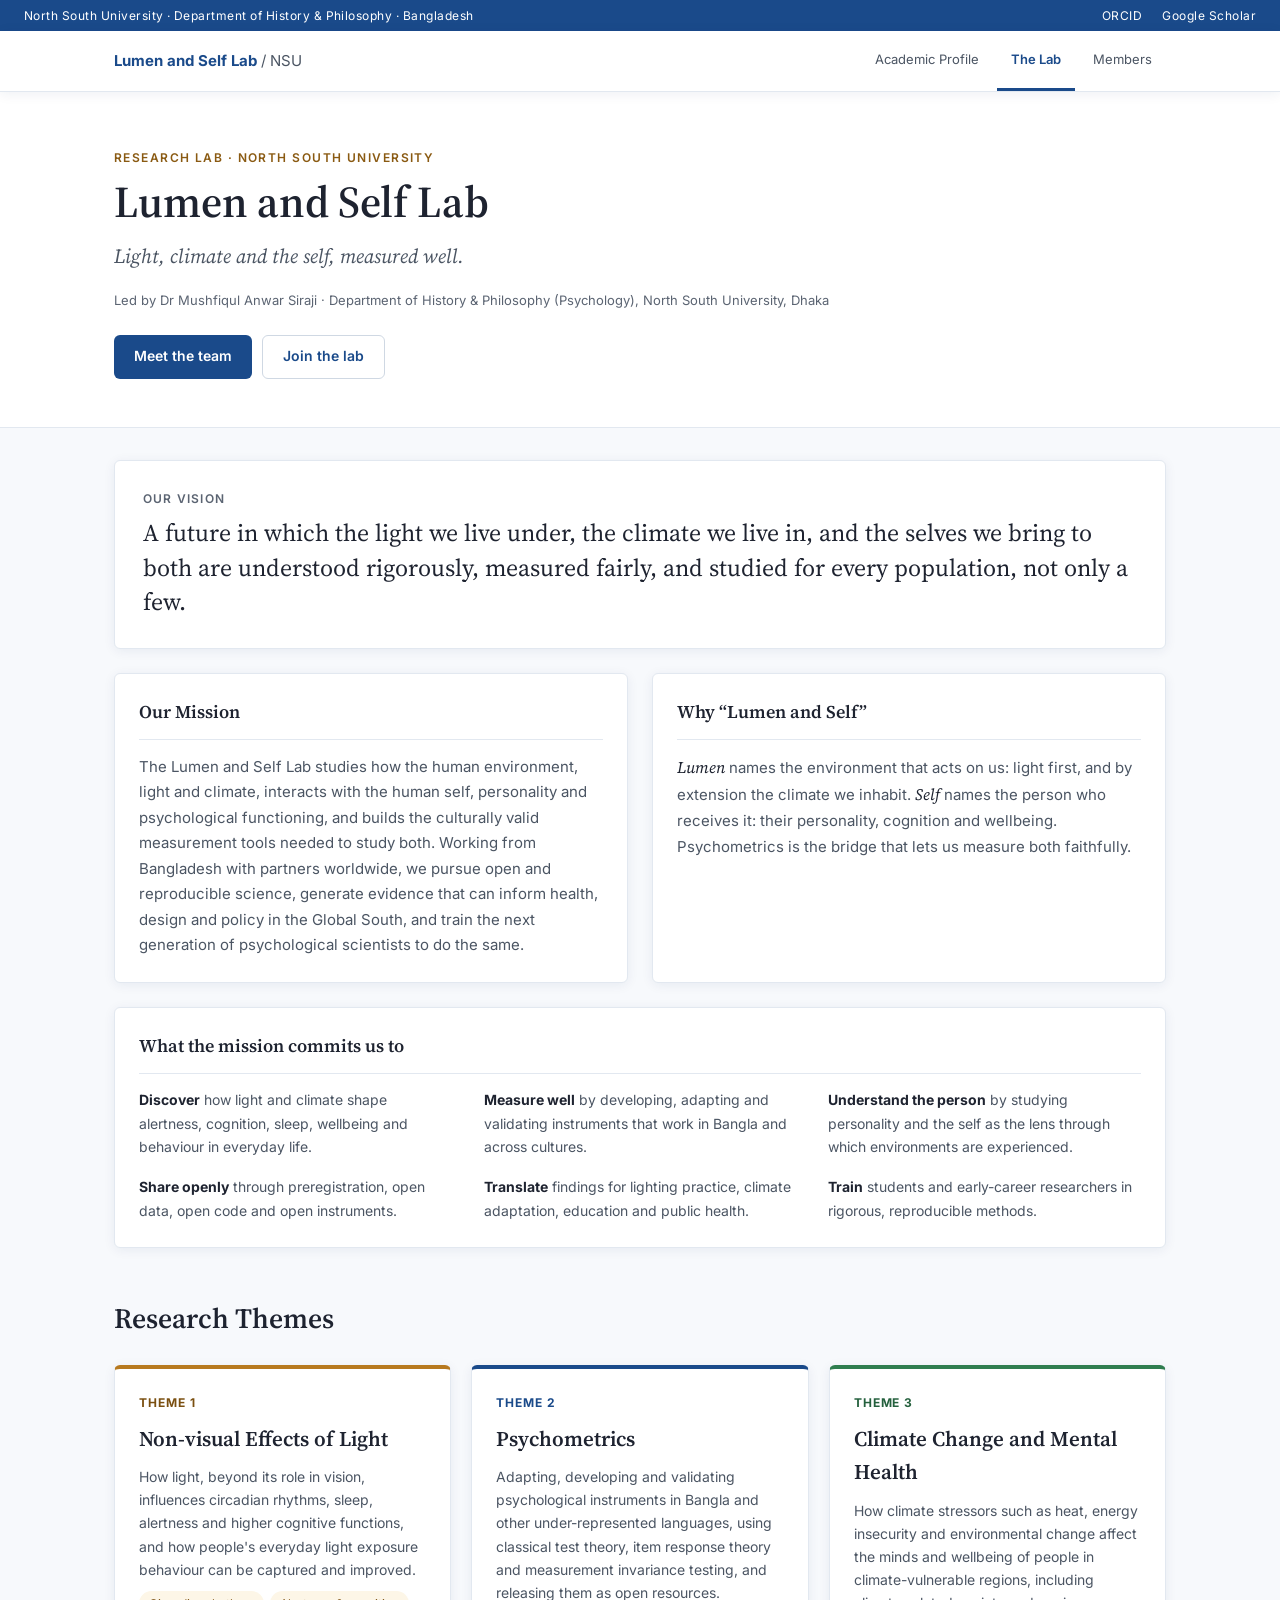
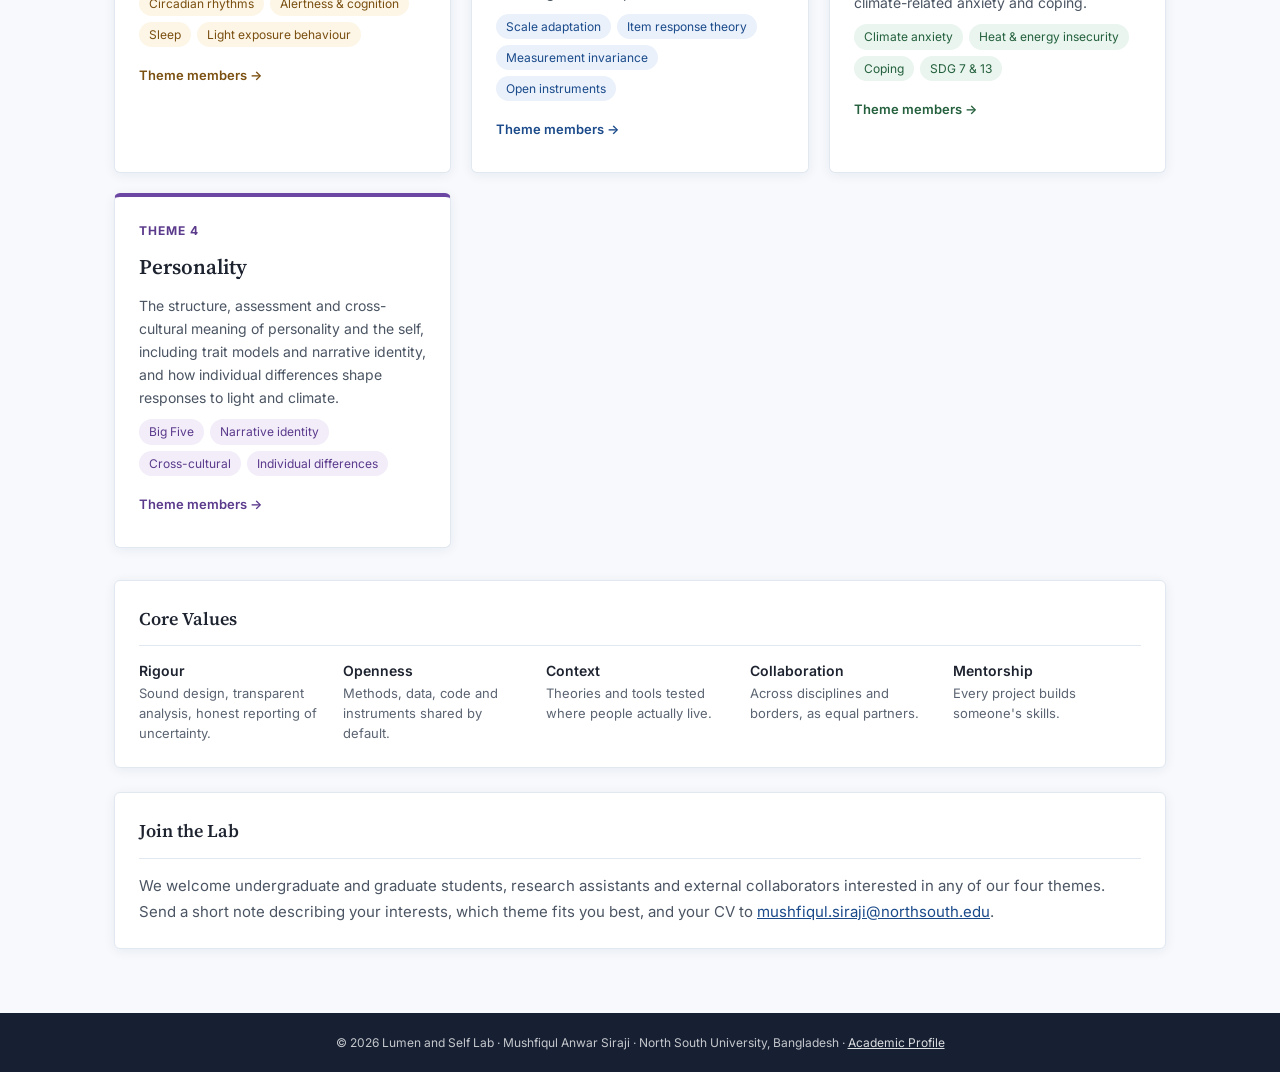
<file: lab.html>
<!DOCTYPE html>
<html lang="en">
<head>
<meta charset="UTF-8">
<meta name="viewport" content="width=device-width, initial-scale=1.0">
<title>Lumen and Self Lab</title>
<meta name="description" content="Lumen and Self Lab at North South University, led by Dr Mushfiqul Anwar Siraji. Light, climate and the self, measured well.">
<link rel="preconnect" href="https://fonts.googleapis.com">
<link href="https://fonts.googleapis.com/css2?family=Inter:wght@400;500;600;700&family=Source+Serif+4:ital,wght@0,400;0,600;1,400&display=swap" rel="stylesheet">
<style>
:root{--blue:#1a4a8a;--ink:#1e2330;--mid:#4b5563;--soft:#5b6472;--line:#e2e8f0;--bg:#f7f9fc;--shadow:0 2px 12px rgba(0,40,100,.07);--serif:'Source Serif 4',Georgia,serif}
*{box-sizing:border-box}
body{margin:0;font-family:Inter,system-ui,sans-serif;background:var(--bg);color:var(--ink);font-size:15px;line-height:1.6}
a{color:var(--blue)}a:hover{color:#2563b0}
.wrap{max-width:1100px;margin:0 auto;padding:0 24px}
.topbar{background:var(--blue);color:#fff;font-size:12px;letter-spacing:.04em;padding:6px 24px;display:flex;flex-wrap:wrap;gap:8px;justify-content:space-between}
.topbar a{color:#fff;text-decoration:none;margin-left:20px}
header{background:#fff;border-bottom:1px solid var(--line);box-shadow:var(--shadow);position:sticky;top:0;z-index:10}
.hdr{display:flex;flex-wrap:wrap;align-items:center;justify-content:space-between;gap:8px;min-height:56px}
.logo{font-weight:700;font-size:15px;color:var(--blue)}.logo span{color:var(--mid);font-weight:400}
nav{display:flex;flex-wrap:wrap;gap:4px}
nav a{padding:18px 14px;font-size:13px;color:var(--mid);text-decoration:none;border-bottom:3px solid transparent}
nav a.on{color:var(--blue);font-weight:600;border-bottom-color:var(--blue)}
.hero{background:#fff;border-bottom:1px solid var(--line);padding:56px 0 48px}
.eyebrow{font-size:12px;letter-spacing:.12em;text-transform:uppercase;color:#8a5a12;font-weight:600;margin-bottom:10px}
h1{font-family:var(--serif);font-size:44px;font-weight:600;line-height:1.15;margin:0 0 12px}
.tag{font-family:var(--serif);font-style:italic;font-size:20px;color:var(--mid);margin:0 0 18px}
.btn{display:inline-flex;align-items:center;min-height:44px;padding:0 20px;border-radius:6px;font-size:14px;font-weight:600;text-decoration:none}
.btn.primary{background:var(--blue);color:#fff}.btn.ghost{border:1px solid #cfd8e3;color:var(--blue)}
main{max-width:1100px;margin:0 auto;padding:32px 24px 64px;display:flex;flex-direction:column;gap:24px}
.card{background:#fff;border:1px solid var(--line);border-radius:6px;padding:24px;box-shadow:var(--shadow)}
.card h3{font-family:var(--serif);font-size:18px;font-weight:600;margin:0 0 14px;padding-bottom:12px;border-bottom:1px solid var(--line)}
.card p{margin:0;color:var(--mid);line-height:1.7}
.grid{display:grid;grid-template-columns:repeat(auto-fit,minmax(300px,1fr));gap:24px}
.theme{border-top:4px solid var(--c);display:flex;flex-direction:column;gap:10px}
.theme .n{font-size:12px;font-weight:700;letter-spacing:.08em;text-transform:uppercase;color:var(--t)}
.theme h4{font-family:var(--serif);font-size:21px;font-weight:600;margin:0}
.theme p{font-size:14px;line-height:1.65}
.chips{display:flex;flex-wrap:wrap;gap:6px}
.chips span{font-size:12px;background:var(--p);color:var(--t);border-radius:20px;padding:3px 10px}
.theme a{font-size:13px;font-weight:600;color:var(--t);text-decoration:none;padding:8px 0}
footer{background:#172033;color:rgba(255,255,255,.75);text-align:center;padding:20px;font-size:12px}
footer a{color:rgba(255,255,255,.85)}
@media (max-width:640px){h1{font-size:34px}.wrap,main{padding-left:16px;padding-right:16px}.grid{grid-template-columns:1fr}}
</style>
</head>
<body>

<div class="topbar">
<span>North South University · Department of History &amp; Philosophy · Bangladesh</span>
<span><a href="https://orcid.org/0000-0003-0127-9982" target="_blank">ORCID</a><a href="https://scholar.google.com/citations?user=udy6g1kAAAAJ&amp;hl=en" target="_blank">Google Scholar</a></span>
</div>

<header>
<div class="wrap hdr">
<div class="logo">Lumen and Self Lab <span>/ NSU</span></div>
<nav>
<a href="index.html">Academic Profile</a>
<a href="lab.html" class="on">The Lab</a>
<a href="members.html">Members</a>
</nav>
</div>
</header>

<section class="hero">
<div class="wrap">
<div class="eyebrow">Research Lab · North South University</div>
<h1>Lumen and Self Lab</h1>
<p class="tag">Light, climate and the self, measured well.</p>
<p style="font-size:13px;color:var(--soft);margin:0">Led by Dr Mushfiqul Anwar Siraji · Department of History &amp; Philosophy (Psychology), North South University, Dhaka</p>
<div style="display:flex;flex-wrap:wrap;gap:10px;margin-top:24px">
<a class="btn primary" href="members.html">Meet the team</a>
<a class="btn ghost" href="#join">Join the lab</a>
</div>
</div>
</section>

<main>

<div class="card" style="padding:28px">
<div style="font-size:12px;letter-spacing:.1em;text-transform:uppercase;color:var(--soft);font-weight:600;margin-bottom:8px">Our Vision</div>
<p style="font-family:var(--serif);font-size:24px;line-height:1.45;margin:0;color:var(--ink)">A future in which the light we live under, the climate we live in, and the selves we bring to both are understood rigorously, measured fairly, and studied for every population, not only a few.</p>
</div>

<div class="grid">
<div class="card">
<h3>Our Mission</h3>
<p>The Lumen and Self Lab studies how the human environment, light and climate, interacts with the human self, personality and psychological functioning, and builds the culturally valid measurement tools needed to study both. Working from Bangladesh with partners worldwide, we pursue open and reproducible science, generate evidence that can inform health, design and policy in the Global South, and train the next generation of psychological scientists to do the same.</p>
</div>
<div class="card">
<h3>Why “Lumen and Self”</h3>
<p><em style="font-family:var(--serif);color:var(--ink);font-size:16px">Lumen</em> names the environment that acts on us: light first, and by extension the climate we inhabit. <em style="font-family:var(--serif);color:var(--ink);font-size:16px">Self</em> names the person who receives it: their personality, cognition and wellbeing. Psychometrics is the bridge that lets us measure both faithfully.</p>
</div>
</div>

<div class="card">
<h3>What the mission commits us to</h3>
<div style="display:grid;grid-template-columns:repeat(auto-fit,minmax(280px,1fr));gap:16px 32px;font-size:14px;color:var(--mid)">
<p><strong style="color:var(--ink)">Discover</strong> how light and climate shape alertness, cognition, sleep, wellbeing and behaviour in everyday life.</p>
<p><strong style="color:var(--ink)">Measure well</strong> by developing, adapting and validating instruments that work in Bangla and across cultures.</p>
<p><strong style="color:var(--ink)">Understand the person</strong> by studying personality and the self as the lens through which environments are experienced.</p>
<p><strong style="color:var(--ink)">Share openly</strong> through preregistration, open data, open code and open instruments.</p>
<p><strong style="color:var(--ink)">Translate</strong> findings for lighting practice, climate adaptation, education and public health.</p>
<p><strong style="color:var(--ink)">Train</strong> students and early-career researchers in rigorous, reproducible methods.</p>
</div>
</div>

<h2 style="font-family:var(--serif);font-size:28px;font-weight:600;margin:24px 0 0">Research Themes</h2>
<div class="grid" style="gap:20px">

<div class="card theme" style="--c:#b7791f;--t:#7a4f10;--p:#fdf6e7">
<div class="n">Theme 1</div>
<h4>Non-visual Effects of Light</h4>
<p>How light, beyond its role in vision, influences circadian rhythms, sleep, alertness and higher cognitive functions, and how people's everyday light exposure behaviour can be captured and improved.</p>
<div class="chips"><span>Circadian rhythms</span><span>Alertness &amp; cognition</span><span>Sleep</span><span>Light exposure behaviour</span></div>
<a href="members.html#light">Theme members →</a>
</div>

<div class="card theme" style="--c:#1a4a8a;--t:#1a4a8a;--p:#eaf1fb">
<div class="n">Theme 2</div>
<h4>Psychometrics</h4>
<p>Adapting, developing and validating psychological instruments in Bangla and other under-represented languages, using classical test theory, item response theory and measurement invariance testing, and releasing them as open resources.</p>
<div class="chips"><span>Scale adaptation</span><span>Item response theory</span><span>Measurement invariance</span><span>Open instruments</span></div>
<a href="members.html#psychometrics">Theme members →</a>
</div>

<div class="card theme" style="--c:#2f7d4f;--t:#24603d;--p:#e9f5ee">
<div class="n">Theme 3</div>
<h4>Climate Change and Mental Health</h4>
<p>How climate stressors such as heat, energy insecurity and environmental change affect the minds and wellbeing of people in climate-vulnerable regions, including climate-related anxiety and coping.</p>
<div class="chips"><span>Climate anxiety</span><span>Heat &amp; energy insecurity</span><span>Coping</span><span>SDG 7 &amp; 13</span></div>
<a href="members.html#climate">Theme members →</a>
</div>

<div class="card theme" style="--c:#6b46a3;--t:#5b3a8c;--p:#f2edf9">
<div class="n">Theme 4</div>
<h4>Personality</h4>
<p>The structure, assessment and cross-cultural meaning of personality and the self, including trait models and narrative identity, and how individual differences shape responses to light and climate.</p>
<div class="chips"><span>Big Five</span><span>Narrative identity</span><span>Cross-cultural</span><span>Individual differences</span></div>
<a href="members.html#personality">Theme members →</a>
</div>

</div>

<div class="card" style="margin-top:8px">
<h3>Core Values</h3>
<div style="display:grid;grid-template-columns:repeat(auto-fit,minmax(170px,1fr));gap:16px">
<div><div style="font-size:14px;font-weight:600">Rigour</div><div style="font-size:13px;color:var(--soft);line-height:1.55">Sound design, transparent analysis, honest reporting of uncertainty.</div></div>
<div><div style="font-size:14px;font-weight:600">Openness</div><div style="font-size:13px;color:var(--soft);line-height:1.55">Methods, data, code and instruments shared by default.</div></div>
<div><div style="font-size:14px;font-weight:600">Context</div><div style="font-size:13px;color:var(--soft);line-height:1.55">Theories and tools tested where people actually live.</div></div>
<div><div style="font-size:14px;font-weight:600">Collaboration</div><div style="font-size:13px;color:var(--soft);line-height:1.55">Across disciplines and borders, as equal partners.</div></div>
<div><div style="font-size:14px;font-weight:600">Mentorship</div><div style="font-size:13px;color:var(--soft);line-height:1.55">Every project builds someone's skills.</div></div>
</div>
</div>

<div id="join" class="card">
<h3>Join the Lab</h3>
<p>We welcome undergraduate and graduate students, research assistants and external collaborators interested in any of our four themes. Send a short note describing your interests, which theme fits you best, and your CV to <a href="mailto:mushfiqul.siraji@northsouth.edu">mushfiqul.siraji@northsouth.edu</a>.</p>
</div>

</main>

<footer>
<p style="margin:0">© 2026 Lumen and Self Lab · Mushfiqul Anwar Siraji · North South University, Bangladesh · <a href="index.html">Academic Profile</a></p>
</footer>
</body>
</html>
</file>
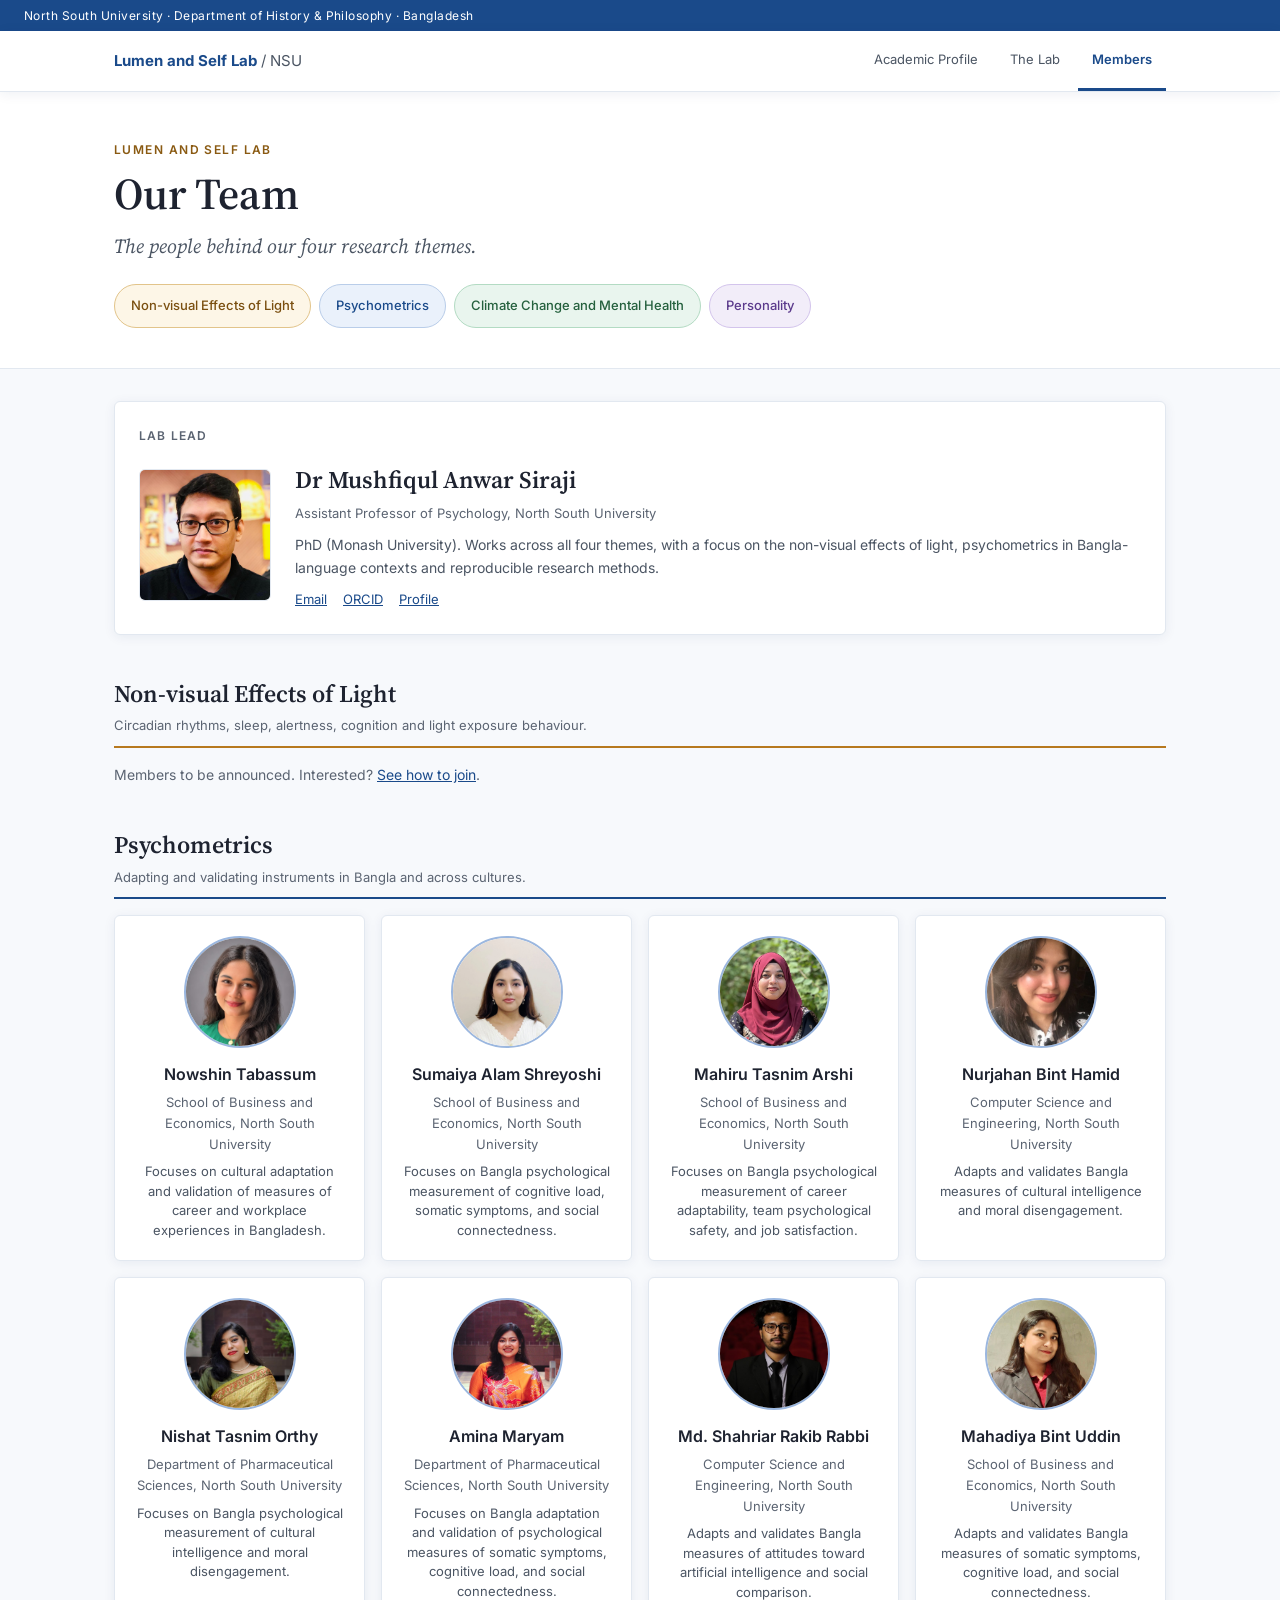
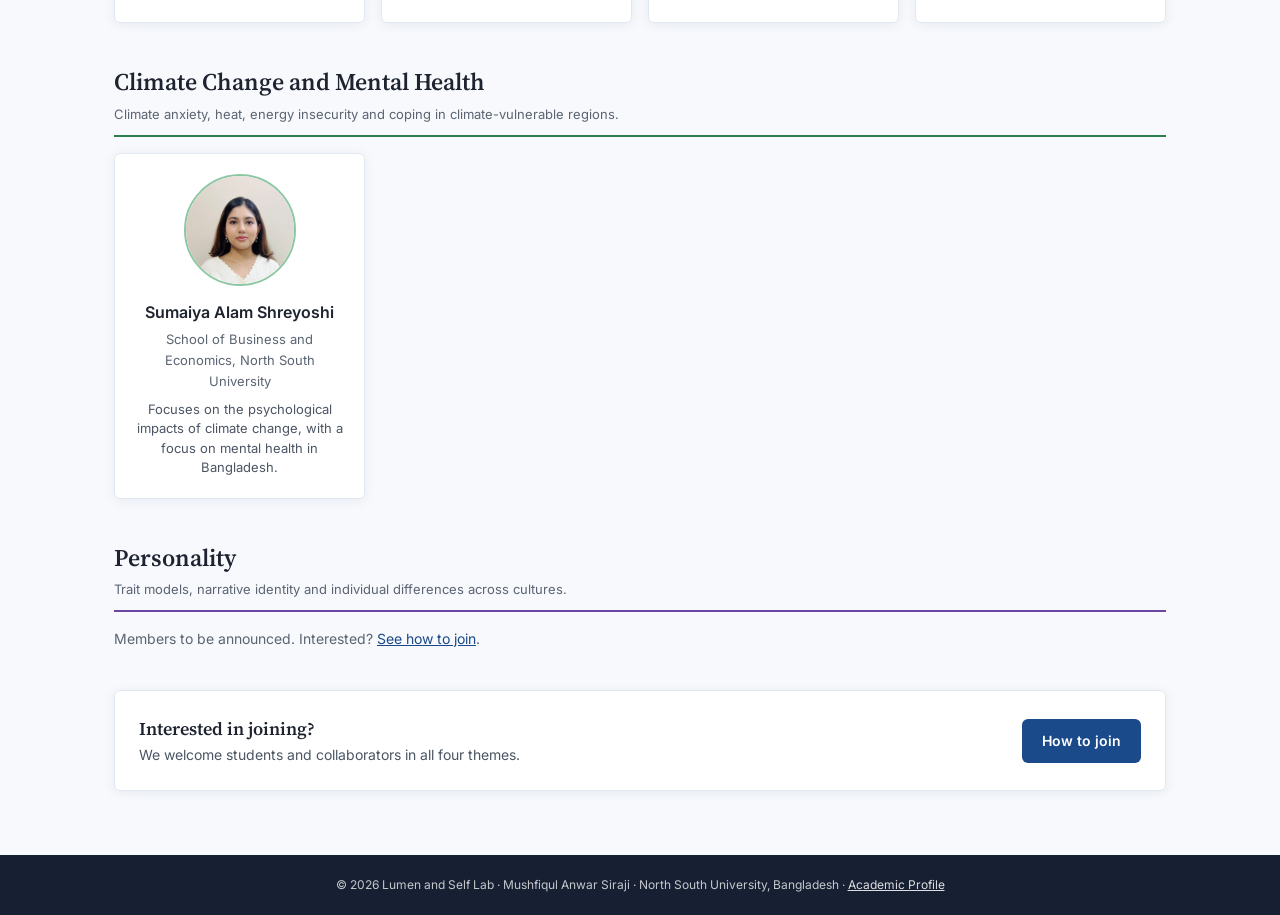
<file: members.html>
<!DOCTYPE html>
<html lang="en">
<head>
<meta charset="UTF-8">
<meta name="viewport" content="width=device-width, initial-scale=1.0">
<title>Lab Members</title>
<meta name="description" content="Members of the Lumen and Self Lab, North South University, by research theme.">
<link rel="preconnect" href="https://fonts.googleapis.com">
<link href="https://fonts.googleapis.com/css2?family=Inter:wght@400;500;600;700&family=Source+Serif+4:ital,wght@0,400;0,600;1,400&display=swap" rel="stylesheet">
<style>
:root{--blue:#1a4a8a;--ink:#1e2330;--mid:#4b5563;--soft:#5b6472;--line:#e2e8f0;--bg:#f7f9fc;--shadow:0 2px 12px rgba(0,40,100,.07);--serif:'Source Serif 4',Georgia,serif}
*{box-sizing:border-box}
body{margin:0;font-family:Inter,system-ui,sans-serif;background:var(--bg);color:var(--ink);font-size:15px;line-height:1.6}
a{color:var(--blue)}a:hover{color:#2563b0}
.wrap{max-width:1100px;margin:0 auto;padding:0 24px}
.topbar{background:var(--blue);color:#fff;font-size:12px;letter-spacing:.04em;padding:6px 24px}
header{background:#fff;border-bottom:1px solid var(--line);box-shadow:var(--shadow);position:sticky;top:0;z-index:10}
.hdr{display:flex;flex-wrap:wrap;align-items:center;justify-content:space-between;gap:8px;min-height:56px}
.logo{font-weight:700;font-size:15px;color:var(--blue)}.logo span{color:var(--mid);font-weight:400}
nav{display:flex;flex-wrap:wrap;gap:4px}
nav a{padding:18px 14px;font-size:13px;color:var(--mid);text-decoration:none;border-bottom:3px solid transparent}
nav a.on{color:var(--blue);font-weight:600;border-bottom-color:var(--blue)}
.hero{background:#fff;border-bottom:1px solid var(--line);padding:48px 0 40px}
.eyebrow{font-size:12px;letter-spacing:.12em;text-transform:uppercase;color:#8a5a12;font-weight:600;margin-bottom:10px}
h1{font-family:var(--serif);font-size:44px;font-weight:600;line-height:1.15;margin:0 0 10px}
.tag{font-family:var(--serif);font-style:italic;font-size:20px;color:var(--mid);margin:0 0 22px}
.pill{display:inline-flex;align-items:center;min-height:44px;padding:0 16px;border-radius:22px;border:1px solid var(--b);background:var(--p);color:var(--t);font-size:13px;font-weight:500;text-decoration:none}
main{max-width:1100px;margin:0 auto;padding:32px 24px 64px;display:flex;flex-direction:column;gap:40px}
.card{background:#fff;border:1px solid var(--line);border-radius:6px;padding:24px;box-shadow:var(--shadow)}
.theme{display:flex;flex-direction:column;gap:16px;scroll-margin-top:72px}
.theme-head{border-bottom:2px solid var(--c);padding-bottom:10px}
.theme-head h3{font-family:var(--serif);font-size:24px;font-weight:600;margin:0}
.theme-head p{margin:2px 0 0;font-size:13px;color:var(--soft)}
.people{display:grid;grid-template-columns:repeat(auto-fill,minmax(230px,1fr));gap:16px}
.person{background:#fff;border:1px solid var(--line);border-radius:6px;padding:20px;box-shadow:var(--shadow);display:flex;flex-direction:column;align-items:center;text-align:center;gap:4px}
.ph{width:112px;height:112px;border-radius:50%;background:var(--p);border:2px dashed var(--b);display:flex;align-items:center;justify-content:center;font-size:12px;color:var(--t);margin-bottom:10px}
.role{font-size:11px;font-weight:700;letter-spacing:.06em;text-transform:uppercase;color:var(--t)}
.name{font-size:16px;font-weight:600}
.aff{font-size:13px;color:var(--soft)}
.focus{font-size:13px;color:var(--mid);line-height:1.5;margin-top:4px}
.light{--c:#b7791f;--t:#7a4f10;--p:#fdf6e7;--b:#d9b56e}
.psy{--c:#1a4a8a;--t:#1a4a8a;--p:#eaf1fb;--b:#9bb7df}
.clim{--c:#2f7d4f;--t:#24603d;--p:#e9f5ee;--b:#8cc7a3}
.pers{--c:#6b46a3;--t:#5b3a8c;--p:#f2edf9;--b:#b9a2dd}
main img{pointer-events:none;-webkit-user-drag:none;user-select:none;-webkit-user-select:none;-webkit-touch-callout:none}
.person,main .card{-webkit-touch-callout:none;user-select:none;-webkit-user-select:none}
@media print{main img{visibility:hidden}}
footer{background:#172033;color:rgba(255,255,255,.75);text-align:center;padding:20px;font-size:12px}
footer a{color:rgba(255,255,255,.85)}
@media (max-width:640px){h1{font-size:34px}.wrap,main{padding-left:16px;padding-right:16px}}
</style>
</head>
<body>

<div class="topbar">North South University · Department of History &amp; Philosophy · Bangladesh</div>

<header>
<div class="wrap hdr">
<div class="logo">Lumen and Self Lab <span>/ NSU</span></div>
<nav>
<a href="index.html">Academic Profile</a>
<a href="lab.html">The Lab</a>
<a href="members.html" class="on">Members</a>
</nav>
</div>
</header>

<section class="hero">
<div class="wrap">
<div class="eyebrow">Lumen and Self Lab</div>
<h1>Our Team</h1>
<p class="tag">The people behind our four research themes.</p>
<div style="display:flex;flex-wrap:wrap;gap:8px">
<a class="pill" href="#light" style="--b:#e2c48a;--p:#fdf6e7;--t:#7a4f10">Non-visual Effects of Light</a>
<a class="pill" href="#psychometrics" style="--b:#b9cde9;--p:#eaf1fb;--t:#1a4a8a">Psychometrics</a>
<a class="pill" href="#climate" style="--b:#b3dbc3;--p:#e9f5ee;--t:#24603d">Climate Change and Mental Health</a>
<a class="pill" href="#personality" style="--b:#d3c4ec;--p:#f2edf9;--t:#5b3a8c">Personality</a>
</div>
</div>
</section>

<main>

<div class="card">
<div style="font-size:12px;letter-spacing:.1em;text-transform:uppercase;color:var(--soft);font-weight:600;margin-bottom:16px">Lab Lead</div>
<div style="display:flex;flex-wrap:wrap;gap:24px;align-items:center">
<img src="uploads/photo-1776695416689.jpeg" alt="Dr Mushfiqul Anwar Siraji" style="width:132px;height:132px;border-radius:6px;object-fit:cover;object-position:top;border:1px solid var(--line)">
<div style="flex:1 1 320px;display:flex;flex-direction:column;gap:4px">
<h2 style="font-family:var(--serif);font-size:24px;font-weight:600;margin:0">Dr Mushfiqul Anwar Siraji</h2>
<div style="font-size:13px;color:var(--soft)">Assistant Professor of Psychology, North South University</div>
<p style="margin:6px 0 0;font-size:14px;color:var(--mid);line-height:1.6">PhD (Monash University). Works across all four themes, with a focus on the non-visual effects of light, psychometrics in Bangla-language contexts and reproducible research methods.</p>
<div style="display:flex;gap:16px;font-size:13px;margin-top:6px"><a href="mailto:mushfiqul.siraji@northsouth.edu">Email</a><a href="https://orcid.org/0000-0003-0127-9982" target="_blank">ORCID</a><a href="index.html">Profile</a></div>
</div>
</div>
</div>

<section id="light" class="theme light">
<div class="theme-head"><h3>Non-visual Effects of Light</h3><p>Circadian rhythms, sleep, alertness, cognition and light exposure behaviour.</p></div>
<p style="margin:0;font-size:14px;color:var(--soft)">Members to be announced. Interested? <a href="lab.html#join">See how to join</a>.</p>
</section>

<section id="psychometrics" class="theme psy">
<div class="theme-head"><h3>Psychometrics</h3><p>Adapting and validating instruments in Bangla and across cultures.</p></div>
<div class="people">
<div class="person"><img src="uploads/nowshin-tabassum.jpg" alt="Nowshin Tabassum" style="width:112px;height:112px;border-radius:50%;object-fit:cover;object-position:center 20%;border:2px solid var(--b);margin-bottom:10px"><div class="name">Nowshin Tabassum</div><div class="aff">School of Business and Economics, North South University</div><div class="focus">Focuses on cultural adaptation and validation of measures of career and workplace experiences in Bangladesh.</div></div>
<div class="person"><img src="uploads/sumaiya-alam-shreyoshi.jpg" alt="Sumaiya Alam Shreyoshi" style="width:112px;height:112px;border-radius:50%;object-fit:cover;object-position:center 30%;border:2px solid var(--b);margin-bottom:10px"><div class="name">Sumaiya Alam Shreyoshi</div><div class="aff">School of Business and Economics, North South University</div><div class="focus">Focuses on Bangla psychological measurement of cognitive load, somatic symptoms, and social connectedness.</div></div>
<div class="person"><img src="uploads/mahirul-tasmin-arshi.jpg" alt="Mahiru Tasnim Arshi" style="width:112px;height:112px;border-radius:50%;object-fit:cover;object-position:center 30%;border:2px solid var(--b);margin-bottom:10px"><div class="name">Mahiru Tasnim Arshi</div><div class="aff">School of Business and Economics, North South University</div><div class="focus">Focuses on Bangla psychological measurement of career adaptability, team psychological safety, and job satisfaction.</div></div>
<div class="person"><img src="uploads/nurjahan-bint-hamid.jpg" alt="Nurjahan Bint Hamid" style="width:112px;height:112px;border-radius:50%;object-fit:cover;object-position:center 30%;border:2px solid var(--b);margin-bottom:10px"><div class="name">Nurjahan Bint Hamid</div><div class="aff">Computer Science and Engineering, North South University</div><div class="focus">Adapts and validates Bangla measures of cultural intelligence and moral disengagement.</div></div>
<div class="person"><img src="uploads/nishat-tasnim-orthy.jpg" alt="Nishat Tasnim Orthy" style="width:112px;height:112px;border-radius:50%;object-fit:cover;object-position:40% 22%;border:2px solid var(--b);margin-bottom:10px"><div class="name">Nishat Tasnim Orthy</div><div class="aff">Department of Pharmaceutical Sciences, North South University</div><div class="focus">Focuses on Bangla psychological measurement of cultural intelligence and moral disengagement.</div></div>
<div class="person"><img src="uploads/amina-maryam.jpg" alt="Amina Maryam" style="width:112px;height:112px;border-radius:50%;object-fit:cover;object-position:center 22%;border:2px solid var(--b);margin-bottom:10px"><div class="name">Amina Maryam</div><div class="aff">Department of Pharmaceutical Sciences, North South University</div><div class="focus">Focuses on Bangla adaptation and validation of psychological measures of somatic symptoms, cognitive load, and social connectedness.</div></div>
<div class="person"><img src="uploads/md-shahriar-rakib-rabbi.jpg" alt="Md. Shahriar Rakib Rabbi" style="width:112px;height:112px;border-radius:50%;object-fit:cover;object-position:center 22%;border:2px solid var(--b);margin-bottom:10px"><div class="name">Md. Shahriar Rakib Rabbi</div><div class="aff">Computer Science and Engineering, North South University</div><div class="focus">Adapts and validates Bangla measures of attitudes toward artificial intelligence and social comparison.</div></div>
<div class="person"><img src="uploads/mahadiya-bint-uddin.jpg" alt="Mahadiya Bint Uddin" style="width:112px;height:112px;border-radius:50%;object-fit:cover;object-position:center 40%;border:2px solid var(--b);margin-bottom:10px"><div class="name">Mahadiya Bint Uddin</div><div class="aff">School of Business and Economics, North South University</div><div class="focus">Adapts and validates Bangla measures of somatic symptoms, cognitive load, and social connectedness.</div></div>
</div>
</section>

<section id="climate" class="theme clim">
<div class="theme-head"><h3>Climate Change and Mental Health</h3><p>Climate anxiety, heat, energy insecurity and coping in climate-vulnerable regions.</p></div>
<div class="people">
<div class="person"><img src="uploads/sumaiya-alam-shreyoshi.jpg" alt="Sumaiya Alam Shreyoshi" style="width:112px;height:112px;border-radius:50%;object-fit:cover;object-position:center 30%;border:2px solid var(--b);margin-bottom:10px"><div class="name">Sumaiya Alam Shreyoshi</div><div class="aff">School of Business and Economics, North South University</div><div class="focus">Focuses on the psychological impacts of climate change, with a focus on mental health in Bangladesh.</div></div>
</div>
</section>

<section id="personality" class="theme pers">
<div class="theme-head"><h3>Personality</h3><p>Trait models, narrative identity and individual differences across cultures.</p></div>
<p style="margin:0;font-size:14px;color:var(--soft)">Members to be announced. Interested? <a href="lab.html#join">See how to join</a>.</p>
</section>

<div class="card" style="display:flex;flex-wrap:wrap;gap:16px;align-items:center;justify-content:space-between">
<div style="flex:1 1 420px"><div style="font-family:var(--serif);font-size:18px;font-weight:600">Interested in joining?</div><div style="font-size:14px;color:var(--mid)">We welcome students and collaborators in all four themes.</div></div>
<a href="lab.html#join" style="display:inline-flex;align-items:center;min-height:44px;padding:0 20px;background:var(--blue);color:#fff;border-radius:6px;font-size:14px;font-weight:600;text-decoration:none">How to join</a>
</div>

</main>

<footer>
<p style="margin:0">© 2026 Lumen and Self Lab · Mushfiqul Anwar Siraji · North South University, Bangladesh · <a href="index.html">Academic Profile</a></p>
</footer>
<script>
(function(){
  function inPhotoArea(t){ return t && t.closest && (t.closest('.person') || t.closest('main .card')); }
  document.addEventListener('contextmenu', function(e){ if (inPhotoArea(e.target)) e.preventDefault(); });
  document.addEventListener('dragstart', function(e){ if (e.target && e.target.tagName === 'IMG') e.preventDefault(); });
})();
</script>
</body>
</html>
</file>
